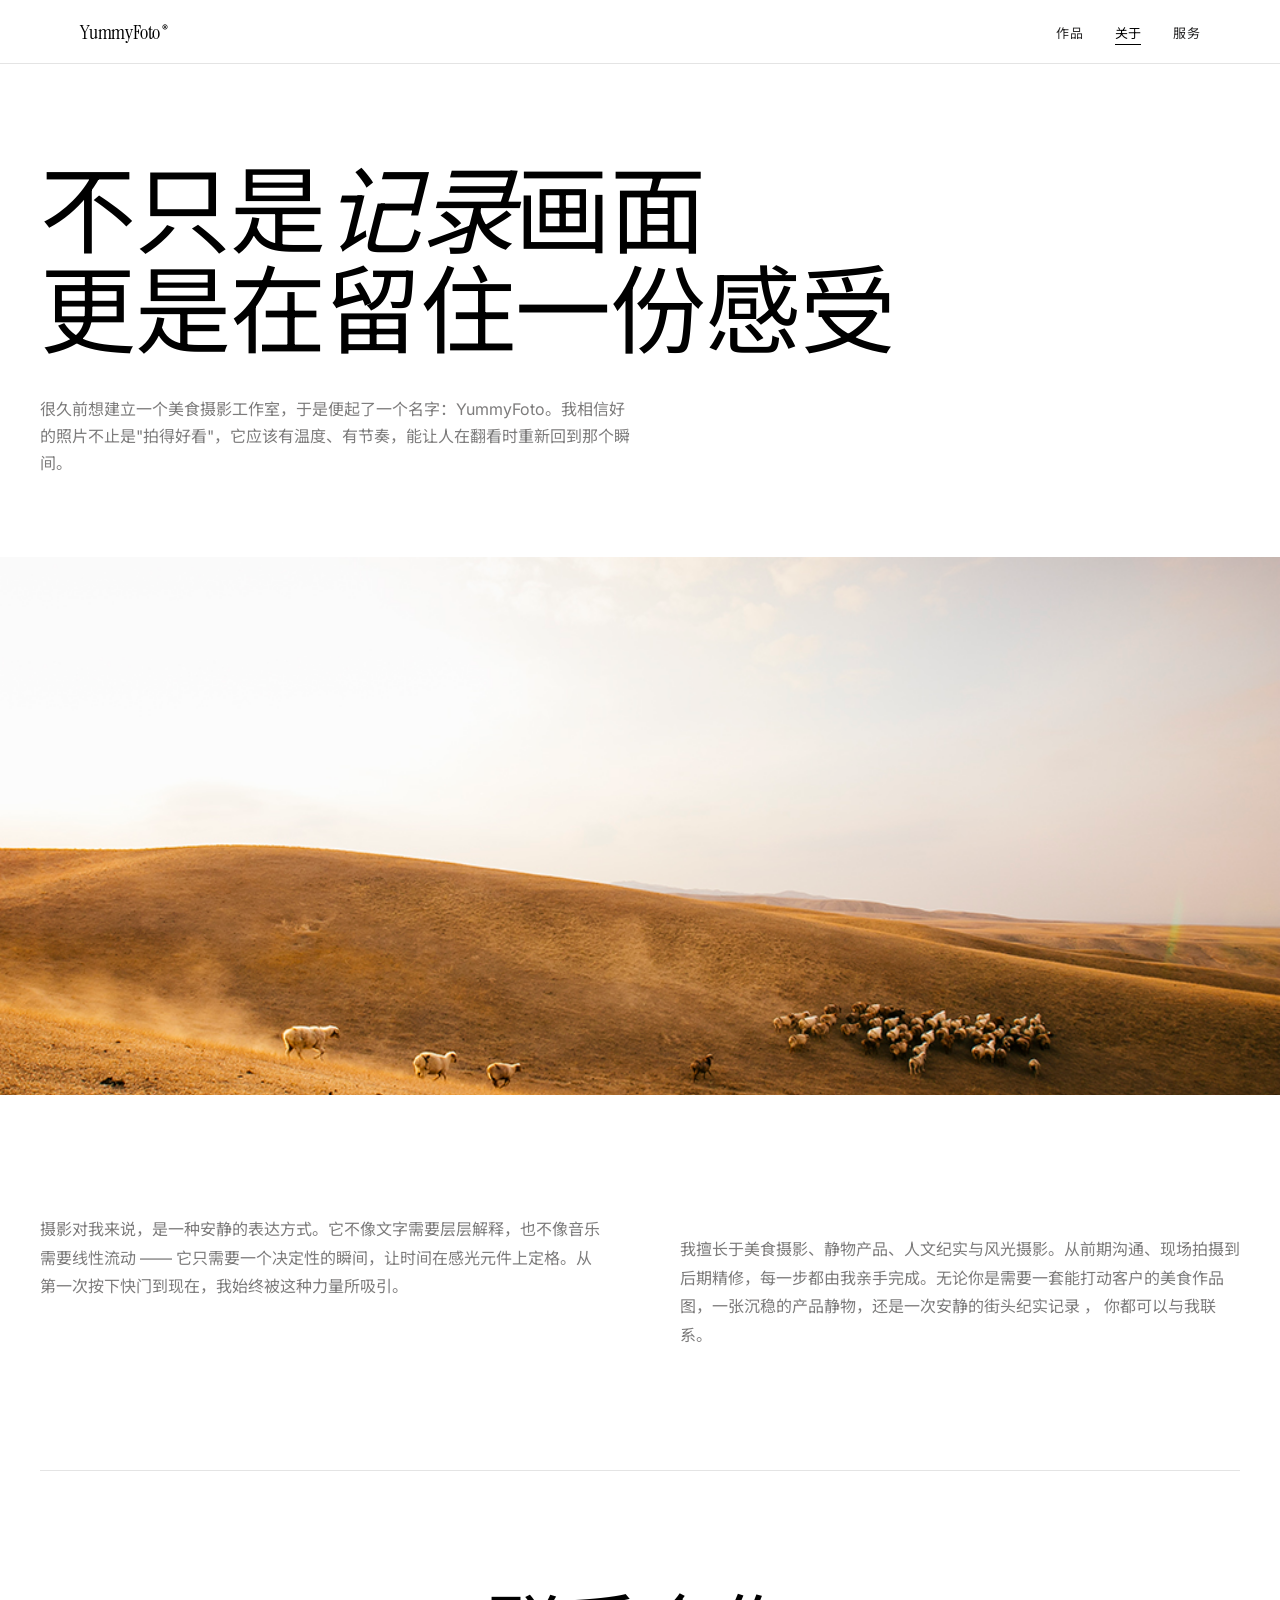
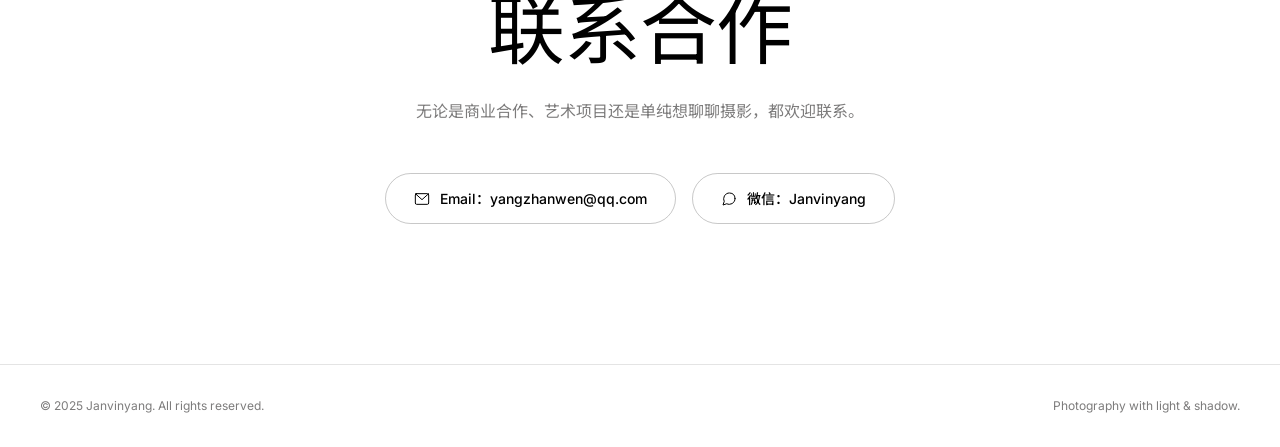
<file: about.html>
<!DOCTYPE html>
<html lang="zh-CN">
<head>
    <meta charset="UTF-8">
    <meta name="viewport" content="width=device-width, initial-scale=1.0">
    <title>关于 | YummyFoto 杨大文</title>
    <meta name="description" content="了解 YummyFoto 背后的故事 —— 摄影师杨大文的影像理念、工作方式与创作流程。">
    <meta name="keywords" content="关于杨大文,YummyFoto工作室,摄影理念,创作流程">
    <link rel="preconnect" href="https://fonts.googleapis.com">
    <link rel="preconnect" href="https://fonts.gstatic.com" crossorigin>
    <link href="https://fonts.googleapis.com/css2?family=Instrument+Serif:ital@0;1&family=Inter:wght@400;500;600&family=Noto+Sans+SC:wght@300;400;500&display=swap" rel="stylesheet">
    <link rel="stylesheet" href="styles.css">
</head>
<body>

<nav>
    <div class="nav-inner">
        <a href="index.html" class="nav-logo">YummyFoto<sup>®</sup></a>
        <ul class="nav-links">
            <li><a href="index.html">作品</a></li>
            <li><a href="about.html" class="active">关于</a></li>
            <li><a href="services.html">服务</a></li>
        </ul>
        <button class="nav-menu-btn" onclick="toggleMobileMenu()" aria-label="菜单">
            <svg viewBox="0 0 24 24" fill="none" stroke-width="1.5" stroke-linecap="round">
                <line x1="4" y1="7" x2="20" y2="7"/>
                <line x1="4" y1="12" x2="20" y2="12"/>
                <line x1="4" y1="17" x2="20" y2="17"/>
            </svg>
        </button>
    </div>
</nav>

<div class="mobile-menu" id="mobileMenu">
    <a href="index.html" onclick="toggleMobileMenu()">作品</a>
    <a href="about.html" onclick="toggleMobileMenu()">关于</a>
    <a href="services.html" onclick="toggleMobileMenu()">服务</a>
</div>

<!-- Page Hero -->
<header class="page-hero">
    <div class="page-hero-inner">
        <h1 class="page-hero-heading">不只是<em>记录</em>画面<br>更是在留住一份感受</h1>
        <p class="page-hero-sub">
            很久前想建立一个美食摄影工作室，于是便起了一个名字：YummyFoto。我相信好的照片不止是"拍得好看"，它应该有温度、有节奏，能让人在翻看时重新回到那个瞬间。
        </p>
    </div>
</header>

<img class="banner-strip" src="images/landscape/189694651.jpg" alt="夕阳下的胡杨摄影作品">

<!-- Studio Story -->
<section class="story-section">
    <div class="story-inner">
        <div class="story-text">
            <p>
                摄影对我来说，是一种安静的表达方式。它不像文字需要层层解释，也不像音乐需要线性流动 —— 它只需要一个决定性的瞬间，让时间在感光元件上定格。从第一次按下快门到现在，我始终被这种力量所吸引。
            </p>
            <p>
                我擅长于美食摄影、静物产品、人文纪实与风光摄影。从前期沟通、现场拍摄到后期精修，每一步都由我亲手完成。无论你是需要一套能打动客户的美食作品图，一张沉稳的产品静物，还是一次安静的街头纪实记录 ， 你都可以与我联系。
            </p>
        </div>
    </div>
</section>
<!-- Our Values / Working Process 
<section class="process-section">
    <div class="process-inner">
        <span class="section-label">How We Work</span>
        <h2 class="process-heading">四个步骤<br>完成一次<em>拍摄</em></h2>
        <div class="process-grid">
            <div class="process-item">
                <span class="process-num">01</span>
                <h3 class="process-title">前期沟通</h3>
                <p class="process-desc">
                    从了解项目背景、目标受众和期望风格开始。我们会一起参考样片、讨论光线氛围和构图方向，确保对最终成品有清晰共识。
                </p>
            </div>
            <div class="process-item">
                <span class="process-num">02</span>
                <h3 class="process-title">拍摄执行</h3>
                <p class="process-desc">
                    根据不同题材选择自然光或棚拍布光。美食摄影偏爱窗边的柔光，产品摄影需要精确控制每一束光的角度，街头纪实则等待决定性瞬间。
                </p>
            </div>
            <div class="process-item">
                <span class="process-num">03</span>
                <h3 class="process-title">后期精修</h3>
                <p class="process-desc">
                    每一张入选的照片都会经过调色、修饰和细节优化。我们坚持"少即是多"的原则，只做必要的调整，让画面保持真实质感。
                </p>
            </div>
            <div class="process-item">
                <span class="process-num">04</span>
                <h3 class="process-title">交付与反馈</h3>
                <p class="process-desc">
                    成片以高分辨率文件交付，可根据需要提供不同尺寸和格式。我们也会认真倾听你的反馈，确保最终成品完全符合预期。
                </p>
            </div>
        </div>
    </div>
</section>-->

<!-- Values / Philosophy 
<section class="values-section">
    <div class="values-inner">
        <span class="section-label">Our Philosophy</span>
        <h2 class="process-heading">三个信念<br>贯穿每一次<em>快门</em></h2>
        <div class="values-list">
            <div class="value-item">
                <span class="value-num">01</span>
                <h3 class="value-title">光线先于一切</h3>
                <p class="value-desc">好的照片始于好的光线。我们花最多的时间在观察光，而不是摆弄相机。</p>
            </div>
            <div class="value-item">
                <span class="value-num">02</span>
                <h3 class="value-title">细节里有故事</h3>
                <p class="value-desc">一片酥皮的褶皱、杯沿的水珠、金属表面的反光 —— 这些细节让画面有呼吸感。</p>
            </div>
            <div class="value-item">
                <span class="value-num">03</span>
                <h3 class="value-title">克制是一种力量</h3>
                <p class="value-desc">不加多余的装饰，不做过度的后期。让影像用最自然的方式呈现它自己。</p>
            </div>
        </div>
    </div>
</section>
-->

<!-- Contact CTA -->
<section class="contact-section">
    <div class="contact-inner">
        <h2 class="contact-title">联系合作</h2>
        <p class="contact-desc">无论是商业合作、艺术项目还是单纯想聊聊摄影，都欢迎联系。</p>
        <div class="contact-links">
            <a href="mailto:yangzhanwen@qq.com" class="contact-link">
                <svg viewBox="0 0 24 24" fill="none" stroke="currentColor" stroke-width="1.5" stroke-linecap="round" stroke-linejoin="round">
                    <rect x="2" y="4" width="20" height="16" rx="2"/>
                    <path d="M22 4L12 13 2 4"/>
                </svg>
                Email：yangzhanwen@qq.com
            </a>
            <a href="#" class="contact-link">
                <svg viewBox="0 0 24 24" fill="none" stroke="currentColor" stroke-width="1.5" stroke-linecap="round" stroke-linejoin="round">
                    <path d="M21 11.5a8.38 8.38 0 01-.9 3.8 8.5 8.5 0 01-7.6 4.7 8.38 8.38 0 01-3.8-.9L3 21l1.9-5.7a8.38 8.38 0 01-.9-3.8 8.5 8.5 0 014.7-7.6 8.38 8.38 0 013.8-.9h.5a8.48 8.48 0 018 8v.5z"/>
                </svg>
                微信：Janvinyang
            </a>
        </div>
    </div>
</section>

<footer>
    <div class="footer-inner">
        <p>© 2025 Janvinyang. All rights reserved.</p>
        <p>Photography with light &amp; shadow.</p>
    </div>
</footer>

<script>
    function toggleMobileMenu() {
        document.getElementById('mobileMenu').classList.toggle('active');
    }
</script>

</body>
</html>
</file>
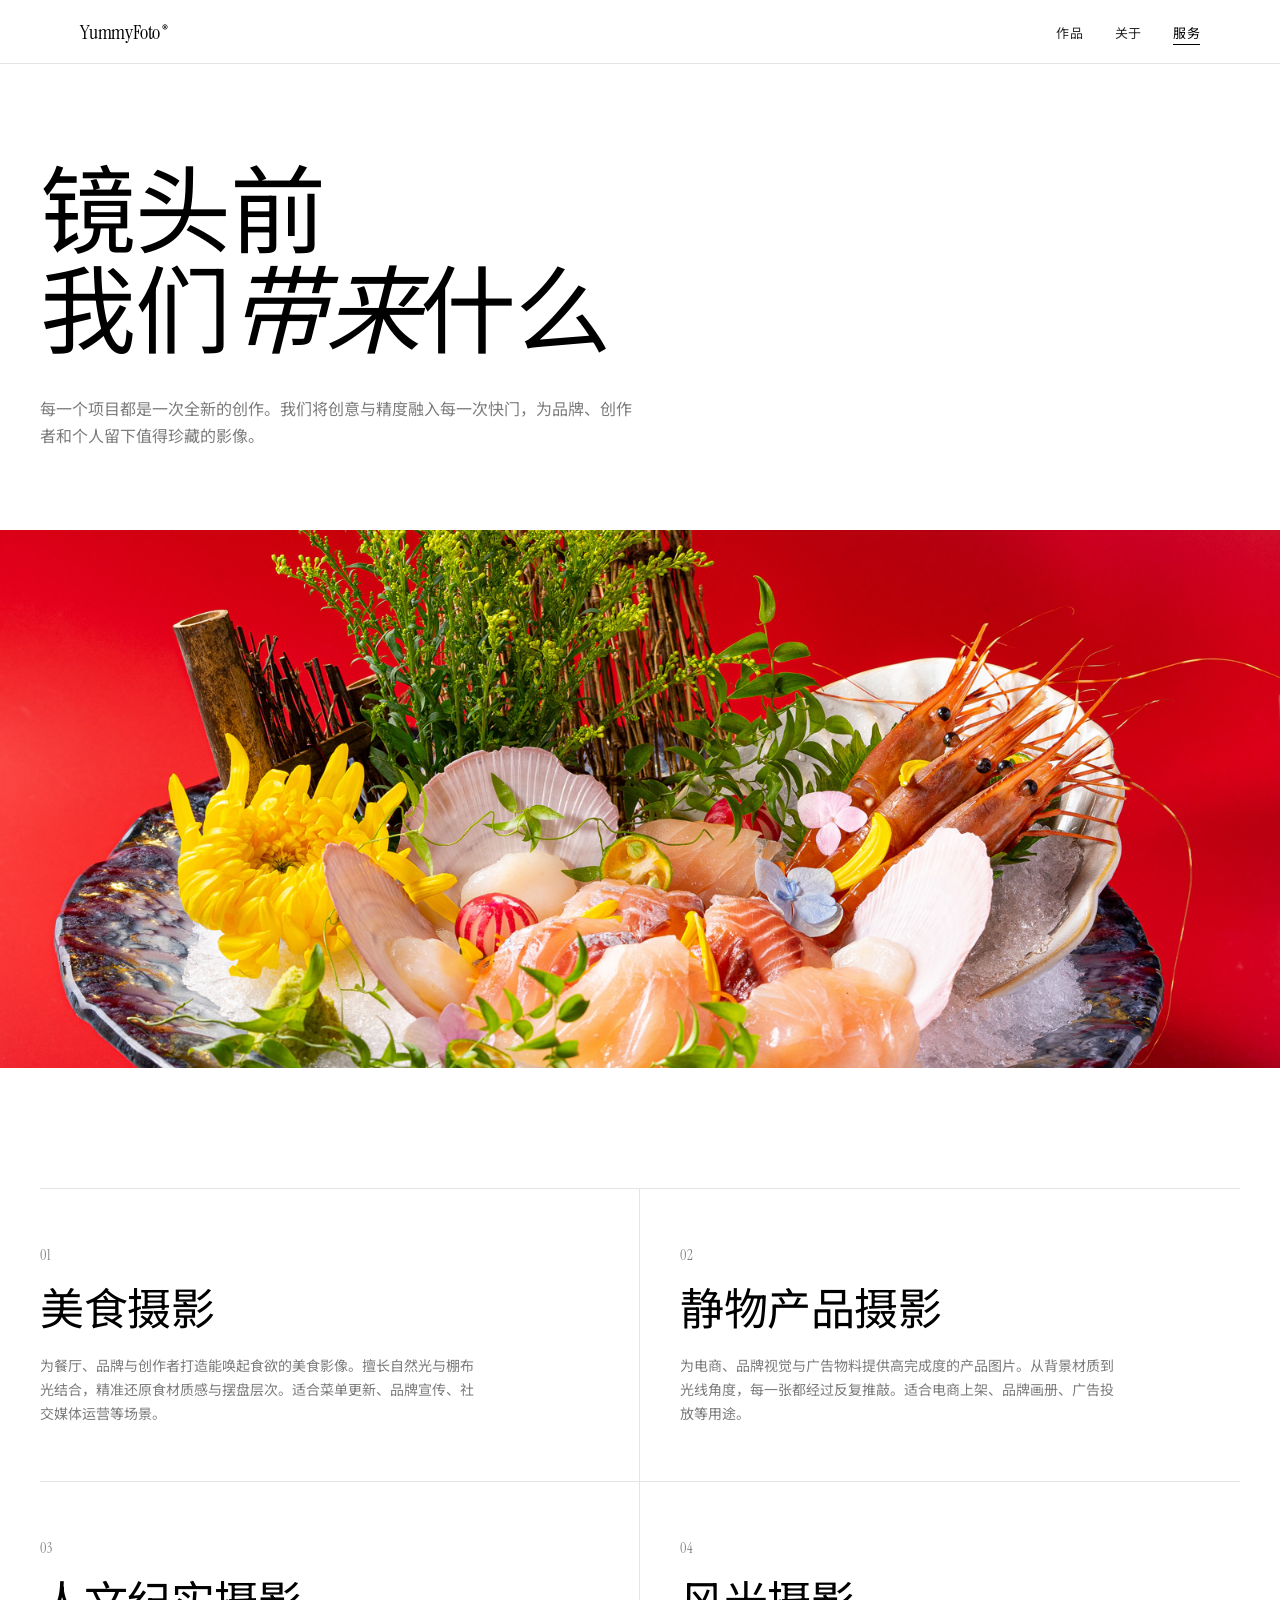
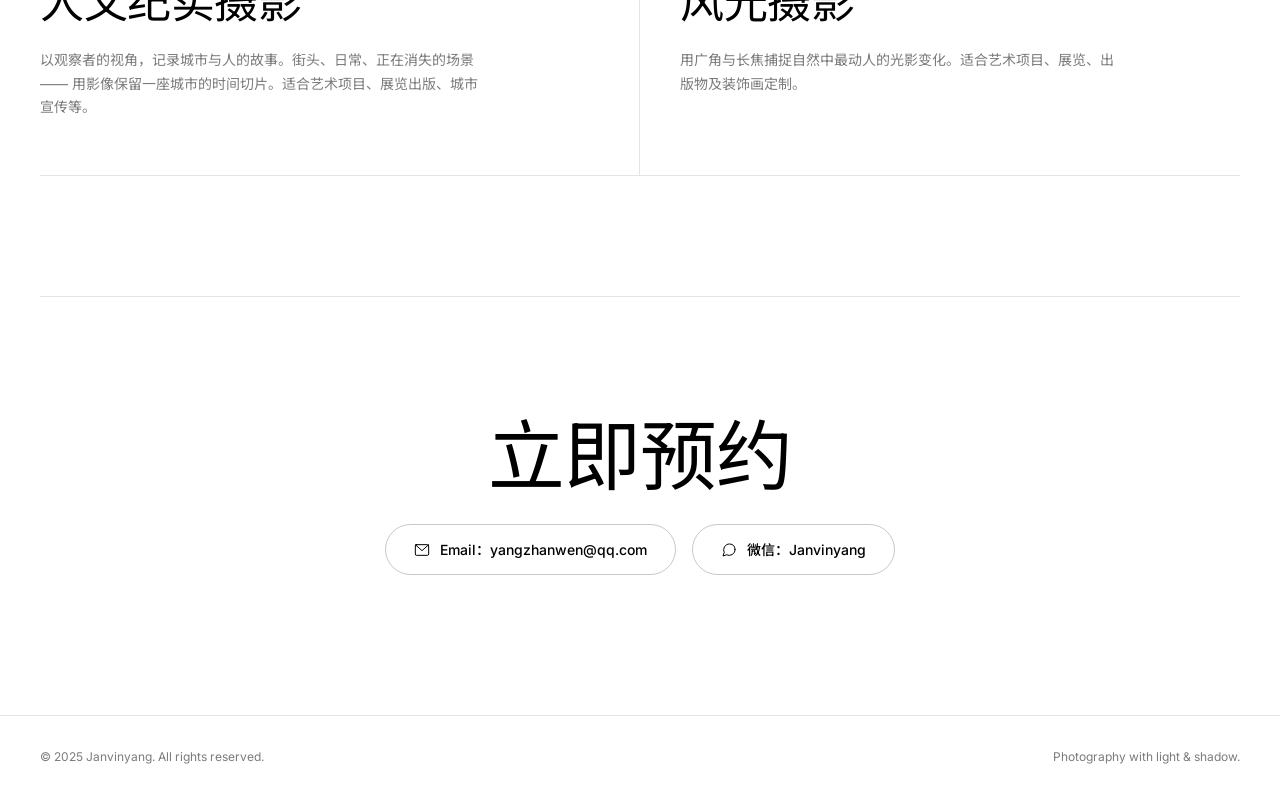
<file: services.html>
<!DOCTYPE html>
<html lang="zh-CN">
<head>
    <meta charset="UTF-8">
    <meta name="viewport" content="width=device-width, initial-scale=1.0">
    <title>服务 | YummyFoto 杨大文</title>
    <meta name="description" content="YummyFoto 提供美食摄影、静物产品、人文纪实与风光摄影服务。了解我们的服务内容与报价。">
    <meta name="keywords" content="美食摄影服务,产品摄影,纪实摄影,风光摄影报价,YummyFoto服务">
    <link rel="preconnect" href="https://fonts.googleapis.com">
    <link rel="preconnect" href="https://fonts.gstatic.com" crossorigin>
    <link href="https://fonts.googleapis.com/css2?family=Instrument+Serif:ital@0;1&family=Inter:wght@400;500;600&family=Noto+Sans+SC:wght@300;400;500&display=swap" rel="stylesheet">
    <link rel="stylesheet" href="styles.css">
</head>
<body>

<nav>
    <div class="nav-inner">
        <a href="index.html" class="nav-logo">YummyFoto<sup>®</sup></a>
        <ul class="nav-links">
            <li><a href="index.html">作品</a></li>
            <li><a href="about.html">关于</a></li>
            <li><a href="services.html" class="active">服务</a></li>
        </ul>
        <button class="nav-menu-btn" onclick="toggleMobileMenu()" aria-label="菜单">
            <svg viewBox="0 0 24 24" fill="none" stroke-width="1.5" stroke-linecap="round">
                <line x1="4" y1="7" x2="20" y2="7"/>
                <line x1="4" y1="12" x2="20" y2="12"/>
                <line x1="4" y1="17" x2="20" y2="17"/>
            </svg>
        </button>
    </div>
</nav>

<div class="mobile-menu" id="mobileMenu">
    <a href="index.html" onclick="toggleMobileMenu()">作品</a>
    <a href="about.html" onclick="toggleMobileMenu()">关于</a>
    <a href="services.html" onclick="toggleMobileMenu()">服务</a>
</div>

<!-- Page Hero -->
<header class="page-hero">
    <div class="page-hero-inner">

        <h1 class="page-hero-heading">镜头前<br>我们<em>带来</em>什么</h1>
        <p class="page-hero-sub">
            每一个项目都是一次全新的创作。我们将创意与精度融入每一次快门，为品牌、创作者和个人留下值得珍藏的影像。
        </p>
    </div>
</header>

<img class="banner-strip" src="images/food/日料刺身.jpg" alt="日料刺身">

<!-- Services Grid -->
<section class="services-section">
    <div class="services-inner">
        <div class="services-grid">
            <article class="service-card">
                <span class="service-num">01</span>
                <h3 class="service-title">美食摄影</h3>
                <p class="service-desc">
                    为餐厅、品牌与创作者打造能唤起食欲的美食影像。擅长自然光与棚布光结合，精准还原食材质感与摆盘层次。适合菜单更新、品牌宣传、社交媒体运营等场景。
                </p>
                <!--<span class="service-price">起步价 ¥800 / 组</span>
                <a href="mailto:yangzhanwen@qq.com?subject=美食摄影合作" class="service-cta">
                    联系合作
                    <svg viewBox="0 0 24 24" fill="none" stroke-width="1.5" stroke-linecap="round" stroke-linejoin="round">
                        <path d="M5 12h14M12 5l7 7-7 7"/>
                    </svg>
                </a>-->
            </article>

            <article class="service-card">
                <span class="service-num">02</span>
                <h3 class="service-title">静物产品摄影</h3>
                <p class="service-desc">
                    为电商、品牌视觉与广告物料提供高完成度的产品图片。从背景材质到光线角度，每一张都经过反复推敲。适合电商上架、品牌画册、广告投放等用途。
                </p>
                <!--<span class="service-price">起步价 ¥600 / 组</span>
                <a href="mailto:yangzhanwen@qq.com?subject=产品摄影合作" class="service-cta">
                    联系合作
                    <svg viewBox="0 0 24 24" fill="none" stroke-width="1.5" stroke-linecap="round" stroke-linejoin="round">
                        <path d="M5 12h14M12 5l7 7-7 7"/>
                    </svg>
                </a>-->
            </article>

            <article class="service-card">
                <span class="service-num">03</span>
                <h3 class="service-title">人文纪实摄影</h3>
                <p class="service-desc">
                    以观察者的视角，记录城市与人的故事。街头、日常、正在消失的场景 —— 用影像保留一座城市的时间切片。适合艺术项目、展览出版、城市宣传等。
                </p>
                <!--<span class="service-price">起步价 ¥1,200 / 天</span>
                <a href="mailto:yangzhanwen@qq.com?subject=纪实摄影合作" class="service-cta">
                    联系合作
                    <svg viewBox="0 0 24 24" fill="none" stroke-width="1.5" stroke-linecap="round" stroke-linejoin="round">
                        <path d="M5 12h14M12 5l7 7-7 7"/>
                    </svg>
                </a>-->
            </article>

            <article class="service-card">
                <span class="service-num">04</span>
                <h3 class="service-title">风光摄影</h3>
                <p class="service-desc">
                    用广角与长焦捕捉自然中最动人的光影变化。适合艺术项目、展览、出版物及装饰画定制。
                </p>
                <!--<span class="service-price">起步价 ¥1,500 / 组</span>
                <a href="mailto:yangzhanwen@qq.com?subject=风光摄影合作" class="service-cta">
                    联系合作
                    <svg viewBox="0 0 24 24" fill="none" stroke-width="1.5" stroke-linecap="round" stroke-linejoin="round">
                        <path d="M5 12h14M12 5l7 7-7 7"/>
                    </svg>
                </a>-->
            </article>
        </div>
    </div>
</section>

<!-- What's Included 
<section class="process-section">
    <div class="process-inner">
        <span class="section-label">What's Included</span>
        <h2 class="process-heading">每次拍摄<br>我们<em>交付</em>什么</h2>
        <div class="process-grid">
            <div class="process-item">
                <span class="process-num">01</span>
                <h3 class="process-title">前期筹备</h3>
                <p class="process-desc">
                    包含主题策划、风格参考、光线方案讨论。拍摄前可预约15-30分钟的免费咨询，确保双方对项目有明确预期。
                </p>
            </div>
            <div class="process-item">
                <span class="process-num">02</span>
                <h3 class="process-title">现场拍摄</h3>
                <p class="process-desc">
                    专业器材（Sony 全画幅 + 多支定焦/变焦镜头 + 灯光设备），根据题材选择自然光或棚拍布光。提供现场实时预览。
                </p>
            </div>
            <div class="process-item">
                <span class="process-num">03</span>
                <h3 class="process-title">后期精修</h3>
                <p class="process-desc">
                    每组包含10-30张精修成片（根据项目而定），涵盖调色、皮肤/质感修饰、构图优化。风格可按需定制。
                </p>
            </div>
            <div class="process-item">
                <span class="process-num">04</span>
                <h3 class="process-title">文件交付</h3>
                <p class="process-desc">
                    以高分辨率 JPG/PNG 格式通过云盘交付。可额外提供 TIFF 格式或特定尺寸裁切（用于印刷/电商等场景）。
                </p>
            </div>
        </div>
    </div>
</section>-->

<!-- Contact CTA -->
<section class="contact-section">
    <div class="contact-inner">
        <h2 class="contact-title">立即预约</h2>
       <!--  <p class="contact-desc">报价仅供参考，具体费用根据项目需求、拍摄地点和交付标准有所浮动。欢迎联系获取详细报价。</p>-->
        <div class="contact-links">
            <a href="mailto:yangzhanwen@qq.com" class="contact-link">
                <svg viewBox="0 0 24 24" fill="none" stroke="currentColor" stroke-width="1.5" stroke-linecap="round" stroke-linejoin="round">
                    <rect x="2" y="4" width="20" height="16" rx="2"/>
                    <path d="M22 4L12 13 2 4"/>
                </svg>
                Email：yangzhanwen@qq.com
            </a>
            <a href="#" class="contact-link">
                <svg viewBox="0 0 24 24" fill="none" stroke="currentColor" stroke-width="1.5" stroke-linecap="round" stroke-linejoin="round">
                    <path d="M21 11.5a8.38 8.38 0 01-.9 3.8 8.5 8.5 0 01-7.6 4.7 8.38 8.38 0 01-3.8-.9L3 21l1.9-5.7a8.38 8.38 0 01-.9-3.8 8.5 8.5 0 014.7-7.6 8.38 8.38 0 013.8-.9h.5a8.48 8.48 0 018 8v.5z"/>
                </svg>
                微信：Janvinyang
            </a>
        </div>
    </div>
</section>

<footer>
    <div class="footer-inner">
        <p>© 2025 Janvinyang. All rights reserved.</p>
        <p>Photography with light &amp; shadow.</p>
    </div>
</footer>

<script>
    function toggleMobileMenu() {
        document.getElementById('mobileMenu').classList.toggle('active');
    }
</script>

</body>
</html>
</file>
<file: styles.css>
/* ---------- Design Tokens ---------- */
*, *::before, *::after {
    margin: 0;
    padding: 0;
    box-sizing: border-box;
}

:root {
    --color-bg: #ffffff;
    --color-text: #262525;
    --color-black: #000000;
    --color-text-secondary: #7d7c7c;
    --color-border: rgba(38, 37, 37, 0.12);
    --font-serif: 'Instrument Serif', 'Noto Sans SC', Georgia, serif;
    --font-primary: 'Inter', 'Noto Sans SC', -apple-system, BlinkMacSystemFont, 'Segoe UI', sans-serif;
    --nav-height: 64px;
    --transition-smooth: cubic-bezier(0.25, 0.1, 0.25, 1);
    --section-pad: 120px;
    --content-max: 1200px;
}

html {
    scroll-behavior: smooth;
    -webkit-font-smoothing: antialiased;
    -moz-osx-font-smoothing: grayscale;
}

body {
    font-family: var(--font-primary);
    background-color: var(--color-bg);
    color: var(--color-text);
    line-height: 1.5;
    overflow-x: hidden;
}

::selection { background: var(--color-black); color: #fff; }
img { display: block; max-width: 100%; }
a { color: inherit; text-decoration: none; }

/* ---------- Navigation ---------- */
nav {
    position: fixed;
    top: 0; left: 0; right: 0;
    z-index: 1000;
    height: var(--nav-height);
    background: rgba(255, 255, 255, 0.85);
    backdrop-filter: saturate(180%) blur(20px);
    -webkit-backdrop-filter: saturate(180%) blur(20px);
    border-bottom: 1px solid var(--color-border);
    transition: background 0.3s var(--transition-smooth);
}

.nav-inner {
    max-width: var(--content-max);
    margin: 0 auto;
    padding: 0 40px;
    height: 100%;
    display: flex;
    align-items: center;
    justify-content: space-between;
}

.nav-logo {
    font-family: var(--font-serif);
    font-size: 20px;
    font-weight: 400;
    letter-spacing: -0.01em;
    color: var(--color-black);
    text-decoration: none;
}

.nav-logo sup {
    font-family: var(--font-primary);
    font-size: 9px;
    font-weight: 500;
    margin-left: 2px;
}

.nav-links {
    display: flex;
    gap: 32px;
    list-style: none;
}

.nav-links a {
    font-size: 13px;
    font-weight: 400;
    color: var(--color-text);
    text-decoration: none;
    letter-spacing: 0.02em;
    position: relative;
    padding: 4px 0;
}

.nav-links a::after {
    content: '';
    position: absolute;
    left: 0; bottom: 0;
    width: 100%; height: 1px;
    background: var(--color-black);
    transform: scaleX(0);
    transform-origin: right;
    transition: transform 0.35s var(--transition-smooth);
}

.nav-links a:hover::after,
.nav-links a.active::after {
    transform: scaleX(1);
    transform-origin: left;
}

.nav-links a.active {
    color: var(--color-black);
}

.nav-menu-btn {
    display: none;
    background: none; border: none;
    cursor: pointer; padding: 8px;
}

.nav-menu-btn svg {
    width: 22px; height: 22px;
    stroke: var(--color-black);
}

.mobile-menu {
    display: none;
    position: fixed;
    inset: var(--nav-height) 0 0 0;
    background: var(--color-bg);
    z-index: 999;
    padding: 48px 32px;
    flex-direction: column;
    gap: 0;
}

.mobile-menu.active { display: flex; }

.mobile-menu a {
    font-family: var(--font-serif);
    font-size: 40px;
    color: var(--color-black);
    text-decoration: none;
    padding: 14px 0;
    border-bottom: 1px solid var(--color-border);
}

/* ---------- Section label ---------- */
.section-label {
    font-size: 12px;
    font-weight: 500;
    letter-spacing: 0.14em;
    text-transform: uppercase;
    color: var(--color-text-secondary);
}

.section-count {
    font-size: 12px;
    color: var(--color-text-secondary);
    letter-spacing: 0.02em;
}

.section-header {
    display: flex;
    align-items: baseline;
    justify-content: space-between;
    gap: 16px;
    flex-wrap: wrap;
    margin-bottom: 56px;
}

.works-section .section-header {
    display: none;
}

/* ---------- Hero (Home) ---------- */
.hero {
    padding: calc(var(--nav-height) + 80px) 40px 96px;
}

.hero-inner {
    max-width: var(--content-max);
    margin: 0 auto;
}

.hero-heading {
    font-family: var(--font-serif);
    font-weight: 400;
    font-size: clamp(44px, 8vw, 96px);
    line-height: 1.04;
    letter-spacing: -0.01em;
    color: var(--color-black);
    margin-bottom: 32px;
    max-width: 14em;
}

.hero-heading em { font-style: italic; }

.hero-paragraph {
    font-size: 16px;
    font-weight: 400;
    color: var(--color-text-secondary);
    max-width: 540px;
    line-height: 1.7;
}

/* ---------- Page Hero (About/Services) ---------- */
.page-hero {
    padding: calc(var(--nav-height) + 100px) 40px 80px;
}

.page-hero-inner {
    max-width: var(--content-max);
    margin: 0 auto;
}

.page-hero-label {
    font-size: 12px;
    font-weight: 500;
    letter-spacing: 0.14em;
    text-transform: uppercase;
    color: var(--color-text-secondary);
    display: block;
    margin-bottom: 24px;
}

.page-hero-heading {
    font-family: var(--font-serif);
    font-weight: 400;
    font-size: clamp(44px, 8vw, 96px);
    line-height: 1.04;
    letter-spacing: -0.01em;
    color: var(--color-black);
    max-width: 14em;
    margin-bottom: 32px;
}

.page-hero-heading em { font-style: italic; }

.page-hero-sub {
    font-size: 16px;
    font-weight: 400;
    color: var(--color-text-secondary);
    max-width: 600px;
    line-height: 1.7;
}

/* ---------- Banner Strip (full-width image) ---------- */
.banner-strip {
    display: block;
    width: 100vw;
    height: clamp(280px, 42vw, 560px);
    object-fit: cover;
    margin: 0 0 var(--section-pad);
    margin-left: calc(-50vw + 50%);
}

/* ---------- About Section (Home) ---------- */
.about-section {
    padding: 0 40px var(--section-pad);
}

.about-inner {
    max-width: var(--content-max);
    margin: 0 auto;
}

.about-heading {
    font-family: var(--font-serif);
    font-weight: 400;
    font-size: clamp(36px, 5.5vw, 72px);
    line-height: 1.08;
    letter-spacing: -0.01em;
    color: var(--color-black);
    margin-bottom: 48px;
}

.about-heading em { font-style: italic; }

.about-body {
    display: grid;
    grid-template-columns: 1fr 1fr;
    gap: 64px 80px;
}

.about-body p {
    font-size: 15px;
    color: var(--color-text-secondary);
    line-height: 1.8;
}

.about-body p + p { margin-top: 16px; }

/* ---------- About Page Story ---------- */
.story-section {
    padding: 0 40px var(--section-pad);
}

.story-inner {
    max-width: var(--content-max);
    margin: 0 auto;
}

.story-text {
    display: grid;
    grid-template-columns: 1fr 1fr;
    gap: 64px 80px;
    margin-top: 48px;
}

.story-text p {
    font-size: 16px;
    color: var(--color-text-secondary);
    line-height: 1.8;
}

.story-text p + p { margin-top: 20px; }

/* ---------- Process/Team ---------- */
.process-section {
    padding: 0 40px var(--section-pad);
    border-top: 1px solid var(--color-border);
}

.process-inner {
    max-width: var(--content-max);
    margin: 0 auto;
    padding-top: var(--section-pad);
}

.process-heading {
    font-family: var(--font-serif);
    font-weight: 400;
    font-size: clamp(36px, 5.5vw, 64px);
    line-height: 1.08;
    letter-spacing: -0.01em;
    color: var(--color-black);
    margin-bottom: 64px;
}

.process-grid {
    display: grid;
    grid-template-columns: repeat(2, 1fr);
    gap: 0;
    border-top: 1px solid var(--color-border);
}

.process-item {
    padding: 56px 0;
    border-bottom: 1px solid var(--color-border);
    display: flex;
    flex-direction: column;
    gap: 16px;
    transition: background 0.35s var(--transition-smooth);
}

.process-grid > .process-item:nth-child(odd) {
    padding-right: 40px;
    border-right: 1px solid var(--color-border);
}

.process-grid > .process-item:nth-child(even) {
    padding-left: 40px;
}

.process-num {
    font-family: var(--font-serif);
    font-size: 14px;
    color: var(--color-text-secondary);
    letter-spacing: 0.04em;
}

.process-title {
    font-family: var(--font-serif);
    font-size: clamp(26px, 3vw, 40px);
    font-weight: 400;
    line-height: 1.1;
    color: var(--color-black);
    letter-spacing: -0.01em;
}

.process-desc {
    font-size: 14px;
    color: var(--color-text-secondary);
    line-height: 1.7;
    max-width: 440px;
}

/* ---------- Values Section (About) ---------- */
.values-section {
    padding: 0 40px var(--section-pad);
}

.values-inner {
    max-width: var(--content-max);
    margin: 0 auto;
}

.values-list {
    display: flex;
    flex-direction: column;
    border-top: 1px solid var(--color-border);
}

.value-item {
    display: flex;
    align-items: baseline;
    gap: 24px;
    padding: 32px 0;
    border-bottom: 1px solid var(--color-border);
}

.value-num {
    font-family: var(--font-serif);
    font-size: 14px;
    color: var(--color-text-secondary);
    letter-spacing: 0.04em;
    flex-shrink: 0;
    width: 40px;
}

.value-title {
    font-family: var(--font-serif);
    font-size: clamp(24px, 3vw, 36px);
    font-weight: 400;
    line-height: 1.15;
    color: var(--color-black);
    letter-spacing: -0.01em;
    flex: 1;
}

.value-desc {
    font-size: 14px;
    color: var(--color-text-secondary);
    line-height: 1.7;
    max-width: 320px;
    flex-shrink: 0;
}

/* ---------- Services ---------- */
.services-section {
    padding: 0 40px var(--section-pad);
}

.services-inner {
    max-width: var(--content-max);
    margin: 0 auto;
}

.services-heading {
    font-family: var(--font-serif);
    font-weight: 400;
    font-size: clamp(36px, 5.5vw, 72px);
    line-height: 1.08;
    letter-spacing: -0.01em;
    color: var(--color-black);
    margin-bottom: 56px;
}

.services-heading em { font-style: italic; }

.services-grid {
    display: grid;
    grid-template-columns: repeat(2, 1fr);
    gap: 0;
    border-top: 1px solid var(--color-border);
}

.service-card {
    padding: 56px 0;
    border-bottom: 1px solid var(--color-border);
    display: flex;
    flex-direction: column;
    gap: 20px;
    transition: background 0.35s var(--transition-smooth);
}

.services-grid > .service-card:nth-child(odd) {
    padding-right: 40px;
    border-right: 1px solid var(--color-border);
}

.services-grid > .service-card:nth-child(even) {
    padding-left: 40px;
}

.service-card:hover {
    background: rgba(0, 0, 0, 0.015);
}

.service-num {
    font-family: var(--font-serif);
    font-size: 14px;
    color: var(--color-text-secondary);
    letter-spacing: 0.04em;
}

.service-title {
    font-family: var(--font-serif);
    font-size: clamp(28px, 3.5vw, 44px);
    font-weight: 400;
    line-height: 1.1;
    color: var(--color-black);
    letter-spacing: -0.01em;
}

.service-desc {
    font-size: 14px;
    color: var(--color-text-secondary);
    line-height: 1.7;
    max-width: 440px;
}

.service-price {
    font-size: 13px;
    color: var(--color-text-secondary);
    letter-spacing: 0.02em;
}

.service-cta {
    display: inline-flex;
    align-items: center;
    gap: 8px;
    font-size: 13px;
    font-weight: 500;
    color: var(--color-black);
    padding: 12px 0;
    position: relative;
    width: fit-content;
    border-bottom: 1px solid var(--color-black);
    transition: gap 0.35s var(--transition-smooth);
}

.service-cta svg {
    width: 16px;
    height: 16px;
    stroke: var(--color-black);
    transition: transform 0.35s var(--transition-smooth);
}

.service-cta:hover svg { transform: translateX(4px); }

/* ---------- Works ---------- */
.works-section {
    padding: 0 0 var(--section-pad);
}

.works-inner {
    max-width: none;
    margin: 0;
}

.works-section .section-header,
.works-filter {
    max-width: var(--content-max);
    margin-left: auto;
    margin-right: auto;
    padding-left: 40px;
    padding-right: 40px;
}

.works-filter {
    display: flex;
    gap: 24px;
    flex-wrap: wrap;
    margin-bottom: 48px;
    padding-bottom: 20px;
    border-bottom: 1px solid var(--color-border);
}

.filter-btn {
    background: none; border: none; cursor: pointer;
    padding: 0;
    font-family: var(--font-primary);
    font-size: 13px;
    font-weight: 400;
    letter-spacing: 0.02em;
    color: var(--color-text-secondary);
    position: relative;
    transition: color 0.3s var(--transition-smooth);
}

.filter-btn:hover { color: var(--color-black); }

.filter-btn.active { color: var(--color-black); }

.filter-btn.active::after {
    content: '';
    position: absolute;
    left: 0; right: 0;
    bottom: -21px;
    height: 1px;
    background: var(--color-black);
}

.works-grid {
    overflow: hidden;
    padding: 0 40px;
}

.works-track {
    display: flex;
    gap: 24px;
    width: max-content;
    animation: works-scroll 100s linear infinite;
}

.works-grid:hover .works-track {
    animation-play-state: paused;
}

@keyframes works-scroll {
    from { transform: translateX(0); }
    to { transform: translateX(-50%); }
}

.work-card {
    text-decoration: none;
    color: inherit;
    cursor: pointer;
    display: flex;
    flex-direction: column;
    flex-shrink: 0;
    width: clamp(280px, 32vw, 480px);
}

.work-media {
    overflow: hidden;
    aspect-ratio: 4 / 5;
    background: #f2f2f0;
}

.work-media img {
    width: 100%; height: 100%;
    object-fit: cover;
    transition: transform 0.7s var(--transition-smooth);
}

.work-card:hover .work-media img { transform: scale(1.04); }

.work-meta {
    display: flex;
    align-items: baseline;
    justify-content: space-between;
    gap: 16px;
    padding-top: 16px;
}

.work-title {
    font-size: 15px;
    font-weight: 500;
    letter-spacing: -0.01em;
    color: var(--color-black);
}

.work-category {
    font-size: 12px;
    color: var(--color-text-secondary);
    flex-shrink: 0;
}

.work-arrow {
    flex-shrink: 0;
    width: 16px; height: 16px;
    stroke: var(--color-text-secondary);
    transition: transform 0.35s var(--transition-smooth), stroke 0.35s var(--transition-smooth);
}

.work-card:hover .work-arrow {
    transform: translateX(4px);
    stroke: var(--color-black);
}

.works-empty {
    flex-shrink: 0;
    text-align: center;
    color: var(--color-text-secondary);
    font-size: 14px;
    padding: 60px 40px;
}

/* ---------- Ticker ---------- */
.ticker-section {
    border-top: 1px solid var(--color-border);
    border-bottom: 1px solid var(--color-border);
    padding: 28px 0;
    overflow: hidden;
}

.ticker-track {
    display: flex;
    width: max-content;
    animation: ticker 60s linear infinite;
}

.ticker-section:hover .ticker-track { animation-play-state: paused; }

@keyframes ticker {
    from { transform: translateX(0); }
    to { transform: translateX(-50%); }
}

.ticker-item {
    display: flex;
    align-items: center;
    gap: 14px;
    padding: 0 32px;
    text-decoration: none;
    color: inherit;
}

.ticker-item + .ticker-item {
    border-left: 1px solid var(--color-border);
}

.ticker-item img {
    width: 56px; height: 44px;
    object-fit: cover;
}

.ticker-item span {
    font-size: 13px;
    color: var(--color-black);
    white-space: nowrap;
}

/* ---------- Articles ---------- */
.articles-section {
    padding: var(--section-pad) 40px;
}

.articles-inner {
    max-width: var(--content-max);
    margin: 0 auto;
}

.article-list {
    display: flex;
    flex-direction: column;
    border-top: 1px solid var(--color-border);
}

.article-item {
    display: flex;
    align-items: center;
    justify-content: space-between;
    gap: 24px;
    padding: 28px 0;
    border-bottom: 1px solid var(--color-border);
    text-decoration: none;
    color: var(--color-black);
    transition: padding-left 0.35s var(--transition-smooth);
}

.article-item:hover { padding-left: 16px; }

.article-item-title {
    font-size: 17px;
    font-weight: 500;
    letter-spacing: -0.01em;
}

.article-item-arrow {
    flex-shrink: 0;
    width: 18px; height: 18px;
    stroke: var(--color-text-secondary);
    transition: transform 0.35s var(--transition-smooth), stroke 0.35s var(--transition-smooth);
}

.article-item:hover .article-item-arrow {
    transform: translateX(4px);
    stroke: var(--color-black);
}

/* ---------- Contact ---------- */
.contact-section {
    padding: 0 40px 140px;
}

.contact-inner {
    max-width: var(--content-max);
    margin: 0 auto;
    text-align: center;
    border-top: 1px solid var(--color-border);
    padding-top: var(--section-pad);
}

.contact-title {
    font-family: var(--font-serif);
    font-weight: 400;
    font-size: clamp(40px, 6vw, 80px);
    line-height: 1.08;
    letter-spacing: -0.01em;
    color: var(--color-black);
    margin-bottom: 24px;
}

.contact-title em { font-style: italic; }

.contact-desc {
    font-size: 16px;
    color: var(--color-text-secondary);
    max-width: 540px;
    margin: 0 auto 48px;
    line-height: 1.7;
}

.contact-links {
    display: flex;
    justify-content: center;
    gap: 16px;
    flex-wrap: wrap;
}

.contact-link {
    display: inline-flex;
    align-items: center;
    gap: 10px;
    padding: 14px 28px;
    font-size: 14px;
    font-weight: 500;
    font-family: var(--font-primary);
    color: var(--color-black);
    background: transparent;
    border: 1px solid rgba(38, 37, 37, 0.25);
    border-radius: 980px;
    text-decoration: none;
    transition: all 0.3s var(--transition-smooth);
}

.contact-link:hover {
    background: var(--color-black);
    color: #fff;
    border-color: var(--color-black);
}

.contact-link svg { width: 16px; height: 16px; }

/* ---------- Footer ---------- */
footer {
    padding: 32px 40px;
    border-top: 1px solid var(--color-border);
}

.footer-inner {
    max-width: var(--content-max);
    margin: 0 auto;
    display: flex;
    align-items: center;
    justify-content: space-between;
    gap: 16px;
    flex-wrap: wrap;
}

footer p {
    font-size: 12px;
    color: var(--color-text-secondary);
}

/* ---------- Lightbox ---------- */
.lightbox {
    position: fixed;
    inset: 0;
    z-index: 2000;
    background: rgba(0, 0, 0, 0.94);
    display: none;
    align-items: center;
    justify-content: center;
    flex-direction: column;
    padding: 48px;
}

.lightbox.open { display: flex; }

.lightbox-figure {
    max-width: min(1100px, 100%);
    max-height: 78vh;
    display: flex;
    align-items: center;
    justify-content: center;
}

.lightbox-figure img {
    max-width: 100%;
    max-height: 78vh;
    object-fit: contain;
}

.lightbox-caption {
    margin-top: 20px;
    color: #fff;
    font-size: 13px;
    letter-spacing: 0.04em;
    display: flex;
    align-items: baseline;
    gap: 16px;
}

.lightbox-category { color: rgba(255, 255, 255, 0.5); }

.lightbox-close,
.lightbox-nav {
    position: absolute;
    width: 44px; height: 44px;
    display: flex;
    align-items: center;
    justify-content: center;
    background: rgba(255, 255, 255, 0.08);
    border: 1px solid rgba(255, 255, 255, 0.2);
    border-radius: 50%;
    cursor: pointer;
    transition: background 0.3s var(--transition-smooth);
}

.lightbox-close:hover,
.lightbox-nav:hover { background: rgba(255, 255, 255, 0.2); }

.lightbox-close svg,
.lightbox-nav svg { width: 18px; height: 18px; stroke: #fff; }

.lightbox-close { top: 24px; right: 24px; }
.lightbox-prev { left: 24px; top: 50%; transform: translateY(-50%); }
.lightbox-next { right: 24px; top: 50%; transform: translateY(-50%); }

/* ---------- Responsive ---------- */
@media (max-width: 768px) {
    .nav-links { display: none; }
    .nav-menu-btn { display: block; }
    .nav-inner { padding: 0 24px; }

    .hero { padding: calc(var(--nav-height) + 48px) 24px 80px; }
    .hero-heading { font-size: clamp(36px, 11vw, 56px); margin-bottom: 24px; }
    .hero-paragraph { font-size: 15px; }

    .page-hero { padding: calc(var(--nav-height) + 60px) 24px 64px; }
    .page-hero-heading { font-size: clamp(36px, 11vw, 56px); margin-bottom: 24px; }

    .about-section { padding: 0 24px 80px; }
    .about-heading { margin-bottom: 32px; font-size: clamp(32px, 9vw, 48px); }
    .about-body { grid-template-columns: 1fr; gap: 20px; }

    .story-section { padding: 0 24px 80px; }
    .story-text { grid-template-columns: 1fr; gap: 24px; }

    .process-section { padding: 0 24px 80px; }
    .process-inner { padding-top: 80px; }
    .process-heading { margin-bottom: 40px; font-size: clamp(32px, 9vw, 48px); }
    .process-grid { grid-template-columns: 1fr; }
    .process-item { padding: 40px 0; }
    .process-grid > .process-item:nth-child(odd),
    .process-grid > .process-item:nth-child(even) {
        padding-left: 0; padding-right: 0;
        border-right: none;
    }

    .values-section { padding: 0 24px 80px; }
    .value-item { flex-direction: column; gap: 8px; padding: 24px 0; }
    .value-desc { max-width: none; }

    .services-section { padding: 0 24px 80px; }
    .services-heading { margin-bottom: 40px; font-size: clamp(32px, 9vw, 48px); }
    .services-grid { grid-template-columns: 1fr; }
    .service-card { padding: 40px 0; }
    .services-grid > .service-card:nth-child(odd),
    .services-grid > .service-card:nth-child(even) {
        padding-left: 0; padding-right: 0;
        border-right: none;
    }

    .works-section { padding: 0 0 80px; }
    .works-section .section-header,
    .works-filter { padding-left: 24px; padding-right: 24px; }
    .works-filter { gap: 16px; margin-bottom: 32px; }
    .works-grid { padding: 0 24px; }
    .works-track { gap: 16px; }
    .work-card { width: clamp(220px, 70vw, 300px); }
    .work-title { font-size: 13px; }
    .work-category { display: none; }

    .ticker-item img { width: 44px; height: 34px; }

    .articles-section { padding: 80px 24px; }
    .article-item { padding: 22px 0; }
    .article-item-title { font-size: 15px; }

    .contact-section { padding: 0 24px 96px; }
    .contact-inner { padding-top: 80px; }
    .contact-links { flex-direction: column; align-items: stretch; }
    .contact-link { justify-content: center; }

    footer { padding: 24px; }
    .footer-inner { justify-content: center; }

    .lightbox { padding: 20px; }
    .lightbox-prev { left: 8px; }
    .lightbox-next { right: 8px; }
}

/* ---------- Accessibility ---------- */
@media (prefers-reduced-motion: reduce) {
    *, *::before, *::after {
        animation-duration: 0.01ms !important;
        animation-iteration-count: 1 !important;
        transition-duration: 0.01ms !important;
    }
}

:focus-visible {
    outline: 2px solid var(--color-black);
    outline-offset: 2px;
}
</file>
